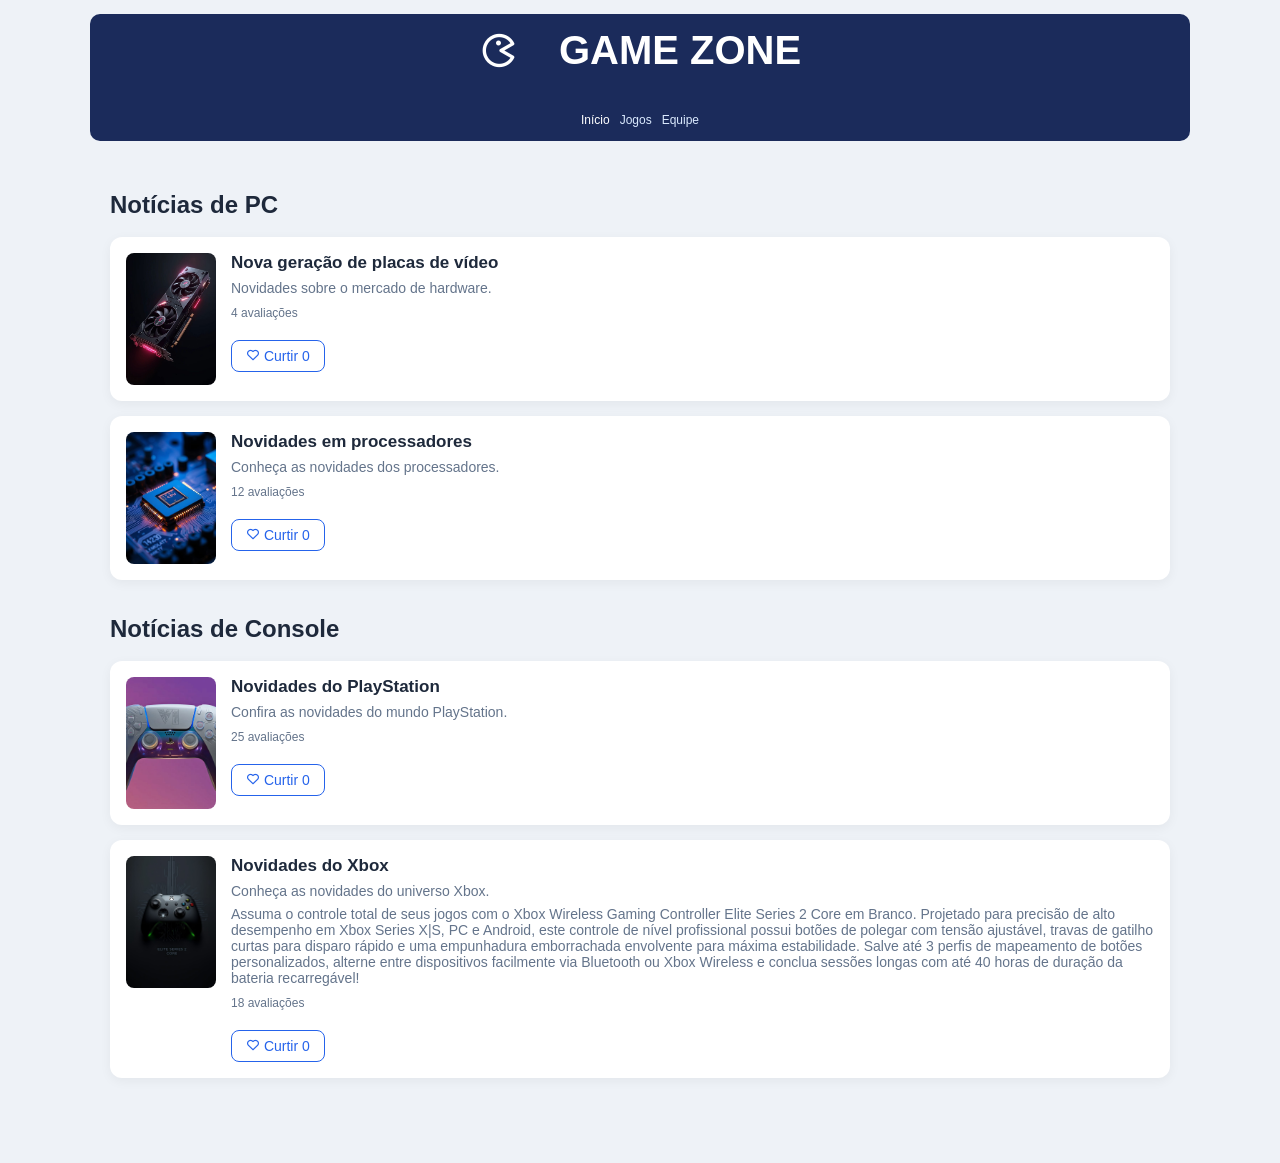
<file: index.html>
<!DOCTYPE html>
<html lang="pt-BR">

<head>
    <meta charset="UTF-8">
    <meta name="viewport" content="width=device-width, initial-scale=1.0">

    <title>Game Zone</title>

    <!-- Arquivo de estilos -->
    <link rel="stylesheet" href="style.css">

    <!-- Biblioteca de ícones -->
    <link rel="stylesheet" href="https://unpkg.com/boxicons@2.1.4/css/boxicons.min.css">

</head>

<body>

    <!-- CABEÇALHO DO SITE -->
    <header class="cabecalho">

        <span class="logo">
            <i class="bx bx-game"></i>
            Game Zone
        </span>

        <!-- MENU DE NAVEGAÇÃO -->
        <nav class="menu">

            <a href="index.html" class="ativo">Início</a>
            <a href="jogos.html">Jogos</a>
            <a href="equipe.html">Equipe</a>

        </nav>

    </header>


    <!-- CONTEÚDO PRINCIPAL -->
    <main>

        <!-- NOTÍCIAS DE PC -->
        <section class="noticias">

            <h2>Notícias de PC</h2>

            <!-- PRIMEIRA NOTÍCIA -->
            <article class="card-noticia">

                <img src="imagens/placa de video.jfif" alt="placa de video">

                <div class="informacoes">

                    <h3>Nova geração de placas de vídeo</h3>

                    <p>Novidades sobre o mercado de hardware.</p>
                    <div class="avaliacao">
                        <span>4 avaliações</span>
                    </div>

                    <button class="btn-curtir">
                        <i class="bx bx-heart"></i>
                        Curtir
                        <span class="curtidas">0</span>
                    </button>

                </div>

            </article>


            <!-- SEGUNDA NOTÍCIA -->
            <article class="card-noticia">

                <img src="imagens/processador.jfif" alt="Processador">
                <div class="informacoes">

                    <h3>Novidades em processadores</h3>

                    <p>Conheça as novidades dos processadores.</p>
                    <div class="avaliacao">
                        <span>12 avaliações</span>
                    </div>

                    <button class="btn-curtir">
                        <i class="bx bx-heart"></i>
                        Curtir
                        <span class="curtidas">0</span>
                    </button>

                </div>

            </article>

        </section>


        <!-- NOTÍCIAS DE CONSOLE -->
        <section class="noticias">

            <h2>Notícias de Console</h2>

            <!-- PRIMEIRA NOTÍCIA -->
            <article class="card-noticia">

                <img src="imagens/controle PS5.jfif" alt="Console PlayStation">

                <div class="informacoes">

                    <h3>Novidades do PlayStation</h3>

                    <p>Confira as novidades do mundo PlayStation.</p>
                    <div class="avaliacao">
                        <span>25 avaliações</span>
                    </div>

                    <button class="btn-curtir">
                        <i class="bx bx-heart"></i>
                        Curtir
                        <span class="curtidas">0</span>
                    </button>

                </div>

            </article>


            <!-- SEGUNDA NOTÍCIA -->
            <article class="card-noticia">

                <img src="imagens/XBOX.jfif" alt="Console Xbox">

                <div class="informacoes">

                    <h3>Novidades do Xbox</h3>

                    <p>Conheça as novidades do universo Xbox.</p>
                    <p>Assuma o controle total de seus jogos com o Xbox Wireless Gaming Controller 
                      Elite Series 2 Core em Branco. Projetado para precisão de alto desempenho em Xbox Series X|S, PC e Android, este controle de nível profissional 
                      possui botões de polegar com tensão ajustável, travas de gatilho curtas para disparo rápido e uma empunhadura emborrachada envolvente para máxima 
                      estabilidade. Salve até 3 perfis de mapeamento de botões personalizados, alterne entre dispositivos facilmente via Bluetooth ou Xbox Wireless e conclua
                       sessões longas com até 40 horas de duração da bateria recarregável!</p>

                    <div class="avaliacao">
                        <span>18 avaliações</span>
                    </div>

                    <button class="btn-curtir">
                        <i class="bx bx-heart"></i>
                        Curtir
                        <span class="curtidas">0</span>
                    </button>

                </div>

            </article>

        </section>

    </main>


    <!-- ARQUIVO JAVASCRIPT -->
    <script src="script.js"></script>

</body>

</html>
</file>
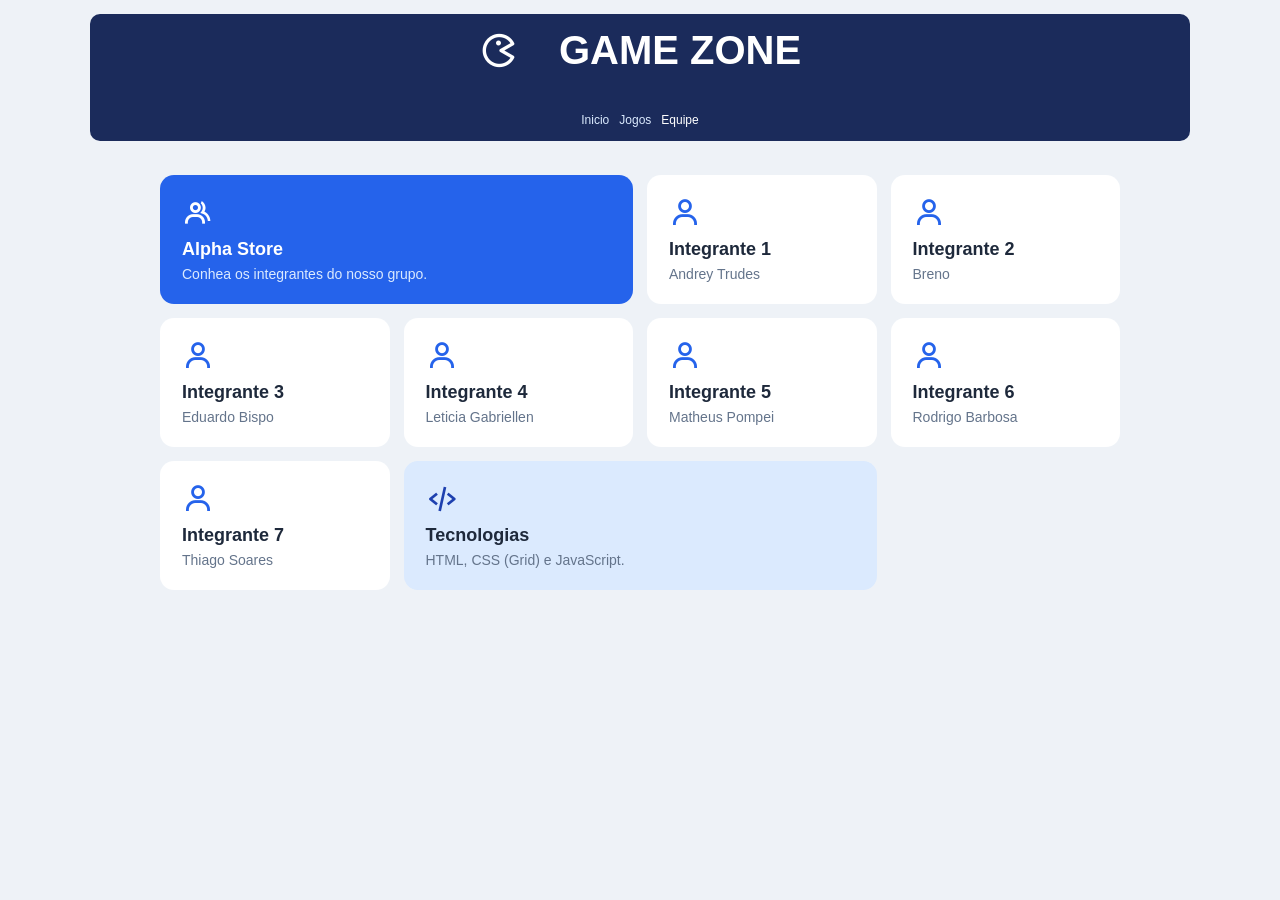
<file: equipe.html>
<!doctype html>
<html lang="pt-BR">
  <head>
    <meta charset="UTF-8" />
    <meta name="viewport" content="width=device-width, initial-scale=1.0" />
    <title>Game Zone - Equipe</title>
    <link rel="stylesheet" href="style.css" />
    <link
      rel="stylesheet"
      href="https://unpkg.com/boxicons@2.1.4/css/boxicons.min.css"
    />
  </head>
  <body>
    <header class="cabecalho">
      <span class="logo"><i class="bx bx-game"></i> Game Zone</span>
      <nav class="menu">
        <a href="index.html">Inicio</a>
        <a href="jogos.html">Jogos</a>
        <a href="equipe.html" class="ativo">Equipe</a>
      </nav>
    </header>

    <main class="bento-grid">
      <section class="card largo azul">
        <i class="bx bx-group"></i>
        <h2>Alpha Store</h2>
        <p>Conhea os integrantes do nosso grupo.</p>
      </section>

      <section class="card">
        <i class="bx bx-user"></i>
        <h2>Integrante 1</h2>
        <p>Andrey Trudes</p>
      </section>

      <section class="card">
        <i class="bx bx-user"></i>
        <h2>Integrante 2</h2>
        <p>Breno</p>
      </section>

      <section class="card">
        <i class="bx bx-user"></i>
        <h2>Integrante 3</h2>
        <p>Eduardo Bispo</p>
      </section>

      <section class="card">
        <i class="bx bx-user"></i>
        <h2>Integrante 4</h2>
        <p>Leticia Gabriellen</p>
      </section>

      <section class="card">
        <i class="bx bx-user"></i>
        <h2>Integrante 5</h2>
        <p>Matheus Pompei</p>
      </section>

      <section class="card">
        <i class="bx bx-user"></i>
        <h2>Integrante 6</h2>
        <p>Rodrigo Barbosa</p>
      </section>

      <section class="card">
        <i class="bx bx-user"></i>
        <h2>Integrante 7</h2>
        <p>Thiago Soares</p>
      </section>

      <section class="card largo azul-claro">
        <i class="bx bx-code-alt"></i>
        <h2>Tecnologias</h2>
        <p>HTML, CSS (Grid) e JavaScript.</p>
      </section>
    </main>

    <script src="script.js"></script>
  </body>
</html>
</file>
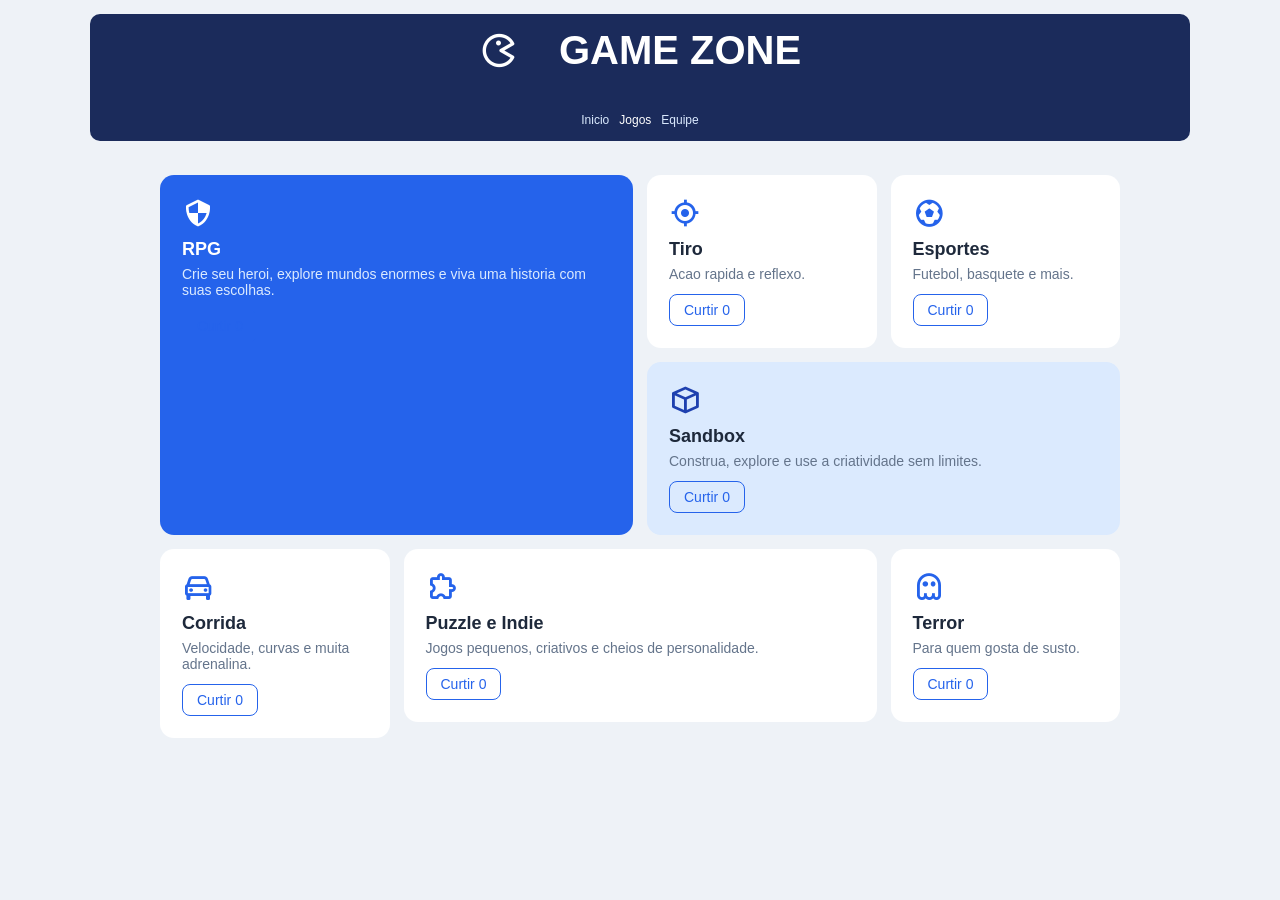
<file: jogos.html>
<!DOCTYPE html>
<html lang="pt-BR">
<head>
  <meta charset="UTF-8">
  <meta name="viewport" content="width=device-width, initial-scale=1.0">
  <title>Game Zone - Jogos</title>
  <link rel="stylesheet" href="style.css">
  <link rel="stylesheet" href="https://unpkg.com/boxicons@2.1.4/css/boxicons.min.css">
</head>
<body>

  <header class="cabecalho">
    <span class="logo"><i class="bx bx-game"></i> Game Zone</span>
    <nav class="menu">
      <a href="index.html">Inicio</a>
      <a href="jogos.html" class="ativo">Jogos</a>
      <a href="equipe.html">Equipe</a>
    </nav>
  </header>

  <main class="bento-grid">

    <section class="card grande azul">
      <i class="bx bx-shield-quarter"></i>
      <h2>RPG</h2>
      <p>Crie seu heroi, explore mundos enormes e viva uma historia com suas escolhas.</p>
      <button class="btn-curtir">Curtir <span class="curtidas">0</span></button>
    </section>

    <section class="card">
      <i class="bx bx-target-lock"></i>
      <h2>Tiro</h2>
      <p>Acao rapida e reflexo.</p>
      <button class="btn-curtir">Curtir <span class="curtidas">0</span></button>
    </section>

    <section class="card">
      <i class="bx bx-football"></i>
      <h2>Esportes</h2>
      <p>Futebol, basquete e mais.</p>
      <button class="btn-curtir">Curtir <span class="curtidas">0</span></button>
    </section>

    <section class="card largo azul-claro">
      <i class="bx bx-cube"></i>
      <h2>Sandbox</h2>
      <p>Construa, explore e use a criatividade sem limites.</p>
      <button class="btn-curtir">Curtir <span class="curtidas">0</span></button>
    </section>

    <section class="card alto">
      <i class="bx bx-car"></i>
      <h2>Corrida</h2>
      <p>Velocidade, curvas e muita adrenalina.</p>
      <button class="btn-curtir">Curtir <span class="curtidas">0</span></button>
    </section>

    <section class="card largo">
      <i class="bx bx-extension"></i>
      <h2>Puzzle e Indie</h2>
      <p>Jogos pequenos, criativos e cheios de personalidade.</p>
      <button class="btn-curtir">Curtir <span class="curtidas">0</span></button>
    </section>

    <section class="card">
      <i class="bx bx-ghost"></i>
      <h2>Terror</h2>
      <p>Para quem gosta de susto.</p>
      <button class="btn-curtir">Curtir <span class="curtidas">0</span></button>
    </section>

  </main>

  <script src="script.js"></script>
</body>
</html>
</file>
<file: style.css>
/* 
   CONFIGURAÇÃO GERAL
 */

* {
    box-sizing: border-box;
    margin: 0;
    padding: 0;
}

body {
    background: #eef2f7;
    color: #1e293b;
    font-family: Arial, sans-serif;
}


/* 
   CABEÇALHO GAME ZONE
 */

.cabecalho {
    display: flex;
    flex-direction: column;

    justify-content: center;
    align-items: center;

    gap: 40px;

    max-width: 1100px;
    margin: 14px auto;

    padding: 14px 20px;

    background: #1b2b5b;
    border-radius: 10px;
}

/* LOGO */

.logo {
    display: flex;
    align-items: center;
    gap: 40px;

    color: #ffffff;
    font-size: 40px;
    font-weight: bold;

    text-transform: uppercase;
}

/* MENU DE NAVEGAÇÃO */

.menu {
    display: flex;
    justify-content: center;
    align-items: center;

    gap: 10px;
}

.menu a {
    color: #dbeafe;
    text-decoration: none;

    font-size: 12px;

    transition: 0.3s;
}

.menu a:hover,
.menu a.ativo {
    color: #ffffff;
}


/* 
   CONTEÚDO PRINCIPAL
 */

main {
    max-width: 1100px;
    margin: 30px auto;
    padding: 20px;
}


/* 
   NOTÍCIAS
 */

.noticias {
    margin-bottom: 35px;
}

.noticias h2 {
    font-size: 24px;
    margin-bottom: 18px;

    color: #1e293b;
}


/* 
   CARDS DAS NOTÍCIAS*/

.card-noticia {
    display: flex;
    align-items: flex-start;

    gap: 15px;

    background: #ffffff;

    padding: 16px;
    margin-bottom: 15px;

    border-radius: 12px;

    box-shadow: 0 3px 12px rgba(0,0,0,0.05);

    transition: 0.3s;
}

/* EFEITO DO CARD */

.card-noticia:hover {
    transform: translateY(-3px);

    box-shadow: 0 5px 18px rgba(0,0,0,0.10);
}


/* 
   IMAGENS DAS NOTÍCIAS
 */

.card-noticia img {
    width: 90px;
    height: 132px;

    object-fit: cover;

    border-radius: 8px;

    flex-shrink: 0;
}


/* 
   INFORMAÇÕES DAS NOTÍCIAS*/

.informacoes {
    display: flex;
    flex-direction: column;
    align-items: flex-start;

    gap: 7px;
}

.informacoes h3 {
    font-size: 17px;
    color: #1e293b;
}

.informacoes p {
    font-size: 14px;
    color: #64748b;
}

.informacoes small {
    font-size: 11px;
    color: #64748b;
}


/* AVALIAÇÕES*/



.avaliacao span {
    color: #64748b;
    font-size: 12px;
}


/*  BOTÃO DE CURTIR*/

.btn-curtir {
    margin-top: 12px;

    padding: 7px 14px;

    border: 1px solid #2563eb;
    border-radius: 8px;

    background: transparent;
    color: #2563eb;

    cursor: pointer;
    font-size: 14px;

    transition: 0.3s;
}

.btn-curtir:hover {
    background: #2563eb;
    color: #ffffff;
}


/*BENTO GRID - OUTRAS PÁGINAS*/

.bento-grid {
    display: grid;

    grid-template-columns: repeat(4, 1fr);

    gap: 14px;

    max-width: 1000px;
    margin: 0 auto;

    padding: 20px;
}

.card {
    background: #ffffff;
    border-radius: 14px;
    padding: 22px;
}

.card h2 {
    font-size: 18px;
    margin-bottom: 6px;
}

.card p {
    color: #64748b;
    font-size: 14px;
}

.card i {
    font-size: 32px;
    color: #2563eb;

    margin-bottom: 10px;

    display: block;
}

/* TAMANHOS DOS CARDS */

.largo {
    grid-column: span 2;
}

.alto {
    grid-row: span 2;
}

.grande {
    grid-column: span 2;
    grid-row: span 2;
}

/* CARD AZUL */

.azul {
    background: #2563eb;
    color: #ffffff;
}

.azul p {
    color: #dbeafe;
}

.azul i {
    color: #ffffff;
}

/* CARD AZUL CLARO */

.azul-claro {
    background: #dbeafe;
}

.azul-claro i {
    color: #1e40af;
}

/* LINKS DOS CARDS */

.card a {
    color: #2563eb;
    text-decoration: none;
}

.card a:hover {
    text-decoration: underline;
}


/* RESPONSIVIDADE */

@media (max-width: 700px) {

main {
padding: 12px;
}

    .cabecalho {
        margin: 10px;
        padding: 15px;
    }

    .card-noticia {
        gap: 10px;
        padding: 12px;
    }

    .card-noticia img {
        width: 75px;
        height: 110px;
    }

    .informacoes h3 {
        font-size: 15px;
    }

    .bento-grid {
        grid-template-columns: 1fr;
    }

    .largo,
    .grande,
    .alto {
        grid-column: span 1;
        grid-row: span 1;
    }

}
</file>
